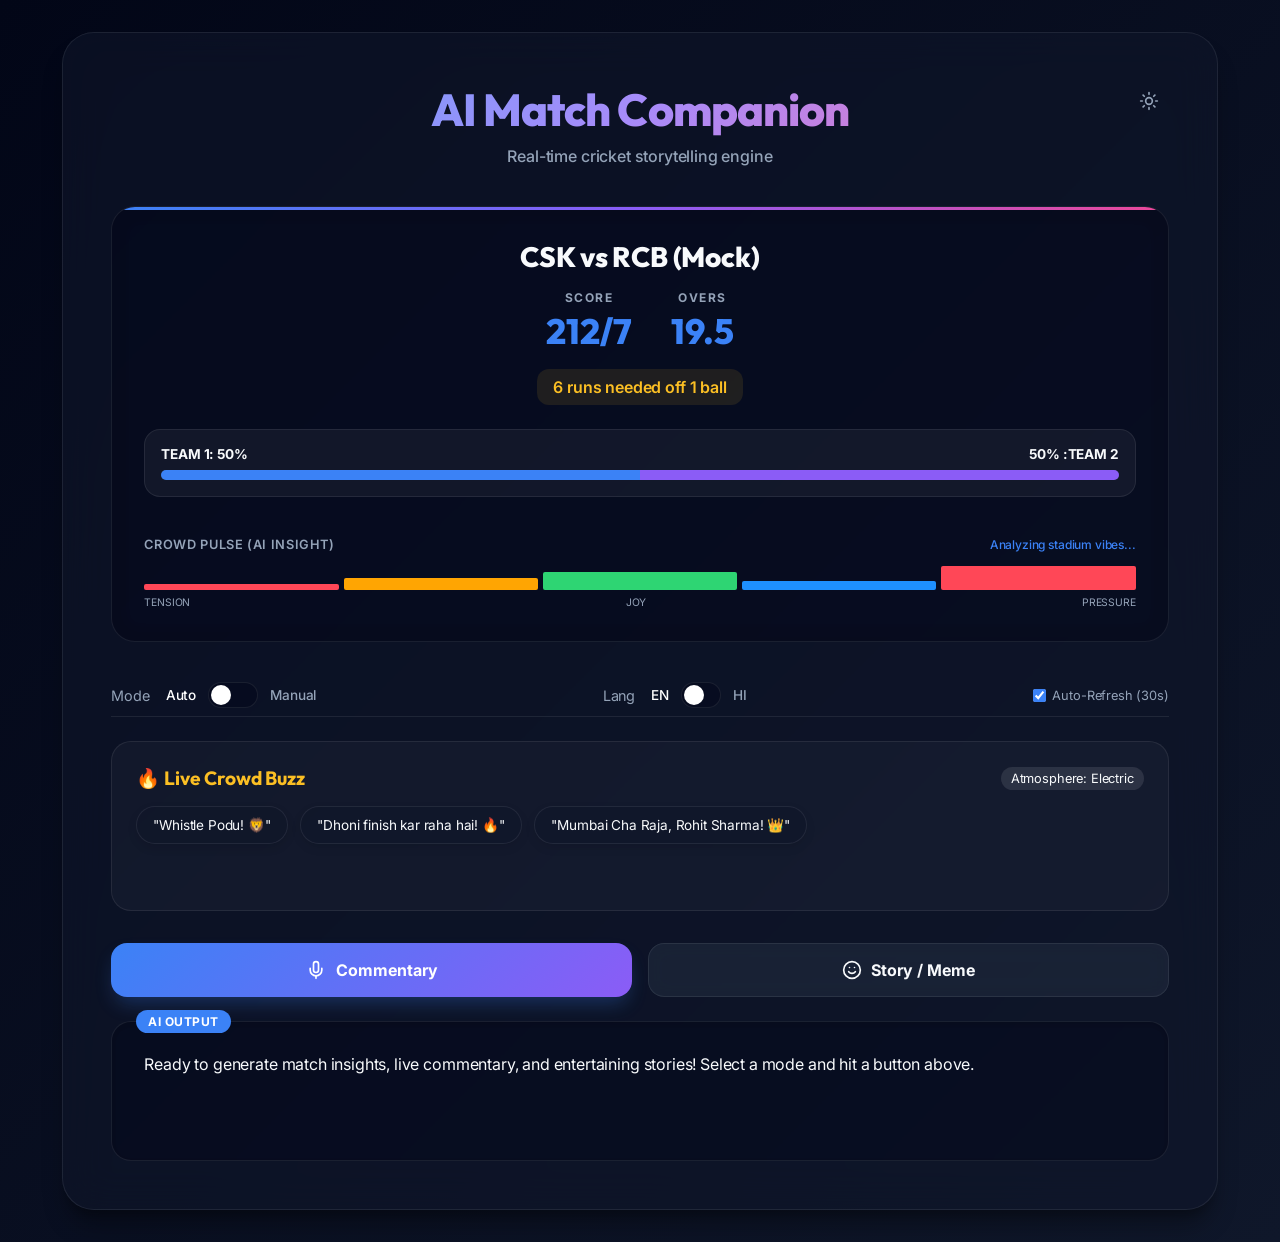
<file: index.html>
<!DOCTYPE html>
<html lang="en">
<head>
    <meta charset="UTF-8">
    <meta name="viewport" content="width=device-width, initial-scale=1.0">
    <title>AI Match Companion</title>
    <link rel="stylesheet" href="style.css">
    <link rel="icon" href="data:image/svg+xml,<svg xmlns=%22http://www.w3.org/2000/svg%22 viewBox=%220 0 100 100%22><text y=%22.9em%22 font-size=%2290%22>🏏</text></svg>">
</head>
<body>
    <div class="container">
        <header style="position: relative;">
            <button id="theme-toggle" class="theme-btn" aria-label="Toggle Theme">
                <svg id="moon-icon" xmlns="http://www.w3.org/2000/svg" width="20" height="20" viewBox="0 0 24 24" fill="none" stroke="currentColor" stroke-width="2" stroke-linecap="round" stroke-linejoin="round" class="lucide lucide-moon" style="display: none;"><path d="M12 3a6 6 0 0 0 9 9 9 9 0 1 1-9-9Z"/></svg>
                <svg id="sun-icon" xmlns="http://www.w3.org/2000/svg" width="20" height="20" viewBox="0 0 24 24" fill="none" stroke="currentColor" stroke-width="2" stroke-linecap="round" stroke-linejoin="round" class="lucide lucide-sun"><circle cx="12" cy="12" r="4"/><path d="M12 2v2"/><path d="M12 20v2"/><path d="m4.93 4.93 1.41 1.41"/><path d="m17.66 17.66 1.41 1.41"/><path d="M2 12h2"/><path d="M20 12h2"/><path d="m6.34 17.66-1.41 1.41"/><path d="m19.07 4.93-1.41 1.41"/></svg>
            </button>
            <h1>AI Match Companion</h1>
            <p>Real-time cricket storytelling engine</p>
        </header>

        <section class="scorecard">
            <div class="teams" id="display-teams">Team 1 vs Team 2</div>
            <div class="score-details">
                <div>
                    <span>Score</span>
                    <strong id="display-runs">0/0</strong>
                </div>
                <div>
                    <span>Overs</span>
                    <strong id="display-overs">0.0</strong>
                </div>
            </div>
            <div class="status" id="display-status">Match Status</div>
            
            <!-- Win Probability Meter -->
            <div id="win-probability-section" style="margin: 1.5rem 0; padding: 1rem; background: rgba(255,255,255,0.05); border-radius: 16px; border: 1px solid var(--glass-border);">
                <div style="display: flex; justify-content: space-between; font-size: 0.85rem; font-weight: 700; margin-bottom: 0.5rem;">
                    <span id="prob-team1">TEAM 1: 50%</span>
                    <span id="prob-team2">50% :TEAM 2</span>
                </div>
                <div style="height: 10px; background: rgba(255,255,255,0.1); border-radius: 5px; overflow: hidden; display: flex;">
                    <div id="prob-bar-team1" style="width: 50%; background: var(--accent); transition: width 1s ease;"></div>
                    <div id="prob-bar-team2" style="width: 50%; background: var(--accent-secondary); transition: width 1s ease;"></div>
                </div>
            </div>
            
            <!-- Crowd Pulse: Emotion Heatmap -->
            <div class="emotion-heatmap" style="margin-top: 1.5rem; padding-top: 1rem; border-top: 1px solid var(--border);">
                <div style="display: flex; justify-content: space-between; align-items: center; margin-bottom: 0.5rem;">
                    <span style="font-size: 0.8rem; color: var(--text-secondary); font-weight: 600; text-transform: uppercase; letter-spacing: 0.05em;">Crowd Pulse (AI Insight)</span>
                    <span id="emotion-status" style="font-size: 0.75rem; color: var(--accent); font-weight: 500;">Analyzing stadium vibes...</span>
                </div>
                <div class="pulse-bars" style="display: flex; gap: 0.3rem; height: 30px; align-items: flex-end;">
                    <div class="pulse-bar" style="flex: 1; background: #ff4757; height: 20%; border-radius: 2px; transition: height 0.5s ease;" title="Tension"></div>
                    <div class="pulse-bar" style="flex: 1; background: #ffa502; height: 40%; border-radius: 2px; transition: height 0.5s ease;" title="Excitement"></div>
                    <div class="pulse-bar" style="flex: 1; background: #2ed573; height: 60%; border-radius: 2px; transition: height 0.5s ease;" title="Joy"></div>
                    <div class="pulse-bar" style="flex: 1; background: #1e90ff; height: 30%; border-radius: 2px; transition: height 0.5s ease;" title="Disbelief"></div>
                    <div class="pulse-bar" style="flex: 1; background: #ff4757; height: 80%; border-radius: 2px; transition: height 0.5s ease;" title="Pressure"></div>
                </div>
                <div style="display: flex; justify-content: space-between; margin-top: 0.4rem; font-size: 0.65rem; color: var(--text-secondary);">
                    <span>TENSION</span>
                    <span>JOY</span>
                    <span>PRESSURE</span>
                </div>
            </div>
        </section>

        <div class="controls">
            <div style="display: flex; align-items: center; gap: 1rem;">
                <span style="color: var(--text-secondary); font-size: 0.9rem;">Mode</span>
                <div class="toggle-container">
                    <span id="auto-label" style="color: #fff; font-size: 0.85rem; font-weight: 500;">Auto</span>
                    <div class="toggle-switch" id="mode-toggle">
                        <div class="toggle-knob"></div>
                    </div>
                    <span id="manual-label" style="color: var(--text-secondary); font-size: 0.85rem; font-weight: 500;">Manual</span>
                </div>
            </div>
            <div style="display: flex; align-items: center; gap: 1rem;">
                <span style="color: var(--text-secondary); font-size: 0.9rem;">Lang</span>
                <div class="toggle-container">
                    <span id="lang-en-label" style="color: #fff; font-size: 0.85rem; font-weight: 500;">EN</span>
                    <div class="toggle-switch" id="lang-toggle" style="width: 40px;">
                        <div class="toggle-knob"></div>
                    </div>
                    <span id="lang-hi-label" style="color: var(--text-secondary); font-size: 0.85rem; font-weight: 500;">HI</span>
                </div>
            </div>
            <label id="refresh-control" style="display: flex; align-items: center; gap: 0.4rem; cursor: pointer; color: var(--text-secondary); font-size: 0.8rem;">
                <input type="checkbox" id="auto-refresh-toggle" checked style="accent-color: var(--accent);">
                Auto-Refresh (30s)
            </label>
        </div>

        <div class="manual-inputs" id="manual-inputs" style="display: none;">
            <div class="input-group full-width">
                <label>Teams</label>
                <input type="text" id="input-teams" placeholder="e.g. CSK vs MI">
            </div>
            <div class="input-group">
                <label>Score (Runs/Wickets)</label>
                <input type="text" id="input-runs" placeholder="e.g. 210/6">
            </div>
            <div class="input-group">
                <label>Overs</label>
                <input type="text" id="input-overs" placeholder="e.g. 19.5">
            </div>
            <div class="input-group full-width">
                <label>Match Status</label>
                <input type="text" id="input-status" placeholder="e.g. 6 runs needed off 1 ball">
            </div>
        </div>

        <div class="buzz-section">
            <div style="display: flex; justify-content: space-between; align-items: center; margin-bottom: 1rem;">
                <h3 style="font-family: 'Outfit'; font-size: 1.2rem; color: #fbbf24; margin:0;">
                    <span style="animation: pulse 2s infinite;">🔥</span> Live Crowd Buzz
                </h3>
                <div id="buzz-meter" style="font-size: 0.8rem; background: rgba(255,255,255,0.1); padding: 4px 10px; border-radius: 20px;">Atmosphere: Electric</div>
            </div>
            <div id="reactions-container" class="reactions-container">
                <!-- Reactions will appear here -->
                <div class="reaction-bubble">"Whistle Podu! 🦁"</div>
                <div class="reaction-bubble">"Dhoni finish kar raha hai! 🔥"</div>
                <div class="reaction-bubble">"Mumbai Cha Raja, Rohit Sharma! 👑"</div>
            </div>
        </div>

        <div class="actions">
            <button class="btn-primary" id="btn-commentary">
                <svg xmlns="http://www.w3.org/2000/svg" width="20" height="20" viewBox="0 0 24 24" fill="none" stroke="currentColor" stroke-width="2" stroke-linecap="round" stroke-linejoin="round" class="lucide lucide-mic"><path d="M12 2a3 3 0 0 0-3 3v7a3 3 0 0 0 6 0V5a3 3 0 0 0-3-3Z"/><path d="M19 10v2a7 7 0 0 1-14 0v-2"/><line x1="12" x2="12" y1="19" y2="22"/></svg>
                Commentary
            </button>
            <button class="btn-secondary" id="btn-story">
                <svg xmlns="http://www.w3.org/2000/svg" width="20" height="20" viewBox="0 0 24 24" fill="none" stroke="currentColor" stroke-width="2" stroke-linecap="round" stroke-linejoin="round" class="lucide lucide-smile"><circle cx="12" cy="12" r="10"/><path d="M8 14s1.5 2 4 2 4-2 4-2"/><line x1="9" x2="9.01" y1="9" y2="9"/><line x1="15" x2="15.01" y1="9" y2="9"/></svg>
                Story / Meme
            </button>
        </div>

        <div class="output-section">
            <div class="output-label">AI Output</div>
            <div class="output-content" id="output-content">
                Ready to generate match insights, live commentary, and entertaining stories! Select a mode and hit a button above.
            </div>
        </div>
    </div>

    <script src="script.js"></script>
</body>
</html>
</file>
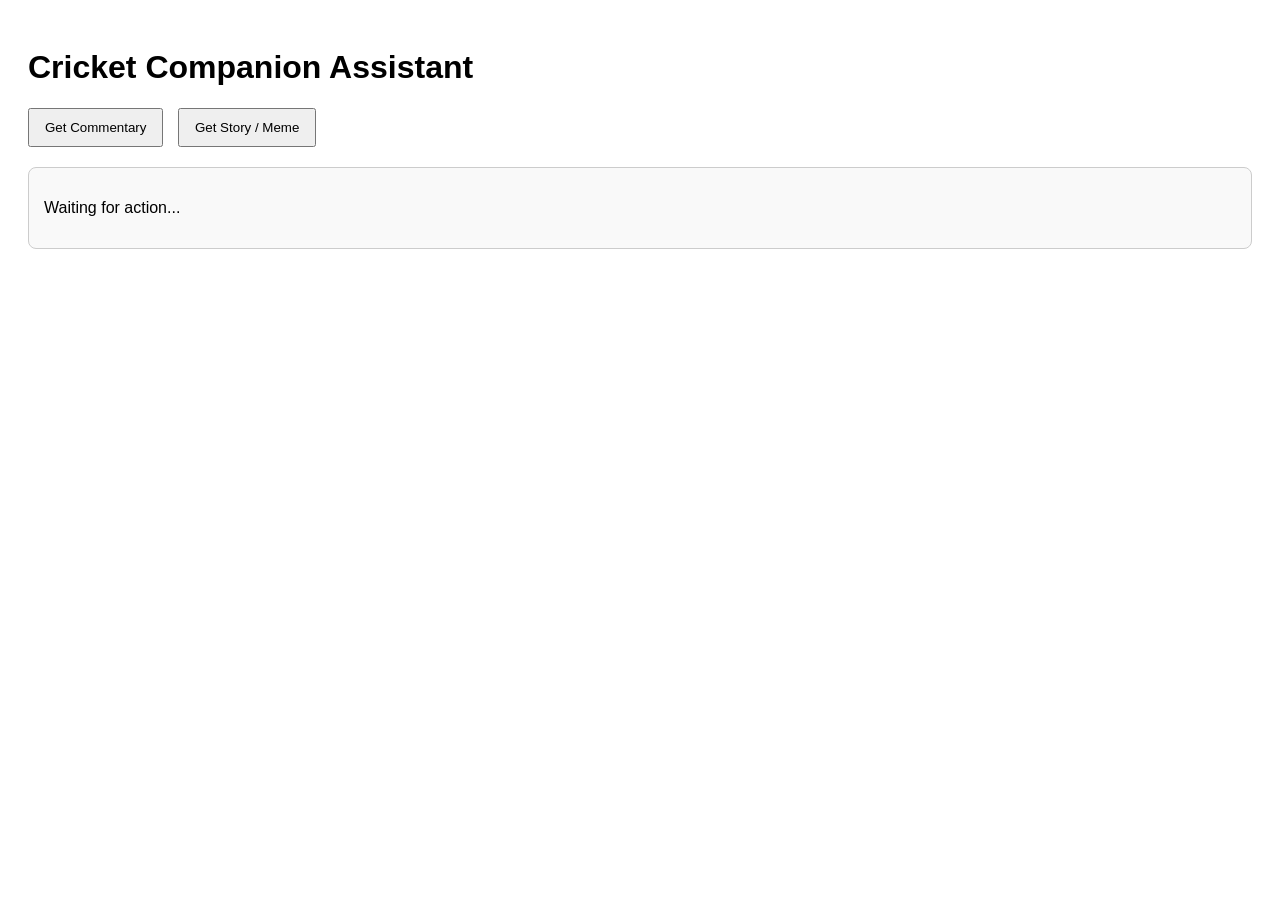
<file: simple-gemini.html>
<!DOCTYPE html>
<html lang="en">
<head>
    <meta charset="UTF-8">
    <meta name="viewport" content="width=device-width, initial-scale=1.0">
    <title>Gemini + Giphy Integration</title>
    <style>
        body { font-family: sans-serif; padding: 20px; }
        .output { margin-top: 20px; padding: 15px; border: 1px solid #ccc; background: #f9f9f9; border-radius: 8px;}
        .error { color: red; font-weight: bold; }
        button { padding: 10px 15px; cursor: pointer; margin-right: 10px; }
        #gif-container { margin-top: 15px; }
    </style>
</head>
<body>
    <h1>Cricket Companion Assistant</h1>
    
    <!-- Existing UI Structure -->
    <button id="btn-commentary">Get Commentary</button>
    <button id="btn-meme">Get Story / Meme</button>

    <div class="output" id="output-box">
        <p id="text-output">Waiting for action...</p>
        <div id="gif-container"></div>
    </div>

    <script>
        // ==========================================
        // GIPHY API LOGIC
        // ==========================================
        const GIPHY_API_KEY = "Yx8woyUJelz6xgdd7tmLoUVE2xH4Nv5B";

        async function fetchGiphyGIF(emotion) {
            console.log("Triggering Giphy fetch for emotion:", emotion);
            const gifContainer = document.getElementById('gif-container');
            
            if (!GIPHY_API_KEY || GIPHY_API_KEY === "PASTE_GIPHY_KEY_HERE") {
                gifContainer.innerHTML = `<p style="color: orange;">GIPHY API Key missing! Paste key above to see GIF for: <b>${emotion}</b></p>`;
                return;
            }

            gifContainer.innerHTML = `<i>Loading GIF for <b>${emotion}</b>...</i>`;
            
            try {
                // Fetch random dynamic GIF based on the derived emotion string
                const url = `https://api.giphy.com/v1/gifs/search?api_key=${GIPHY_API_KEY}&q=${emotion}&limit=1`;
                const response = await fetch(url);
                const json = await response.json();

                if (json.data && json.data.length > 0) {
                    const gifUrl = json.data[0].images.fixed_height.url;
                    gifContainer.innerHTML = `<img src="${gifUrl}" alt="${emotion} animation">`;
                } else {
                    gifContainer.innerHTML = `<p style="color: gray;">No GIF found for this emotion.</p>`;
                }
            } catch (error) {
                console.error("Giphy Request Error:", error);
                gifContainer.innerHTML = `<p style="color: red;">Failed to fetch GIF from Giphy.</p>`;
            }
        }
        

        // ==========================================
        // NEW GEMINI INTEGRATION 
        // ==========================================

        // 3. API configuration
        const API_KEY = "AIzaSyAvxJVcFZ_b61MBRRmaww0YYEs9W5pTjHo";

        // 1 & 2. Define Gemini Call using fetch standard
        async function callGemini(prompt) {
            const url = `https://generativelanguage.googleapis.com/v1beta/models/gemini-flash-latest:generateContent?key=${API_KEY}`;
            
            try {
                const response = await fetch(url, {
                    method: 'POST',
                    headers: { 'Content-Type': 'application/json' },
                    body: JSON.stringify({
                        contents: [{ parts: [{ text: prompt }] }]
                    })
                });

                if (!response.ok) {
                    throw new Error(`HTTP Error Status: ${response.status}`);
                }

                const data = await response.json();
                return data.candidates[0].content.parts[0].text;
            } catch (error) {
                console.error("Gemini API Error:", error);
                throw error; // Propagate for UI handling
            }
        }

        // 4. Generate dynamic prompts
        function generatePrompt(data, mode) {
            let context = `Match Situation: ${data.team1} vs ${data.team2}, ${data.runs}/${data.wickets} in ${data.overs} overs.`;

            if (mode === 'commentary') {
                return `You are an expert cricket commentator.
${context}

Write a thrilling 2-sentence live commentary for this situation.
Choose ONE emotion representing the mood: celebration, funny, shock, sad, angry.

Output format (STRICT):
Caption: <your commentary>
Emotion: <one word>`;
            } else if (mode === 'meme') {
                return `You are a viral cricket meme creator for WhatsApp and Instagram.

Match Situation:
${data.team1} vs ${data.team2}
Score: ${data.runs}/${data.wickets} in ${data.overs} overs
Status: ${data.status || 'Ongoing'}

Task:
Generate ONLY a short meme caption with emojis.

Rules:
- NO analysis
- NO steps
- NO explanation
- ONLY final caption

Caption rules:
- Exactly 1 line
- Max 8-12 words
- Use emojis (😂🔥😭🏏)
- Hinglish or casual tone preferred
- Must feel like a WhatsApp forward or reel caption
- Make it funny and relatable

STRICT OUTPUT:
<only the caption line>

Do not add labels like "Caption:"
Do not add anything else.`;
            }
        }

        // Mock external data
        const matchData = {
            team1: "CSK",
            team2: "MI",
            runs: "185",
            wickets: "4",
            overs: "18.2"
        };

        const textOutput = document.getElementById('text-output');

        // 5 & 6 & 8. Main execution logic
        async function handleAction(mode) {
            // Loading state
            textOutput.innerHTML = "<i>Generating AI output...</i>";
            document.getElementById('gif-container').innerHTML = ""; 
            
            try {
                // Generate prompt
                const prompt = generatePrompt(matchData, mode);
                
                // Call Gemini API
                const rawResponse = await callGemini(prompt);
                
                // Parse the structured block safely
                let caption = rawResponse;
                let emotion = "funny"; // Default fallback

                // Extract exact groups across multiline breaks
                const captionMatch = rawResponse.match(/Caption:\s*(.*)/i);
                const emotionMatch = rawResponse.match(/Emotion:\s*([a-zA-Z]+)/i);

                if (captionMatch && captionMatch[1]) caption = captionMatch[1].trim();
                if (emotionMatch && emotionMatch[1]) emotion = emotionMatch[1].toLowerCase().trim();

                // 8. Display parsed caption
                textOutput.innerHTML = caption.replace(/\n/g, '<br>');
                
                // 7. Pipe solely the emotion keyword straight into the untouched external GIF function
                fetchGiphyGIF(emotion);

            } catch (error) {
                // 9. Basic Error Handling
                textOutput.innerHTML = `<span class="error">❌ Failed to connect to Gemini API. Check API Key.</span>`;
            }
        }

        // Form connection to arbitrary buttons (5)
        document.getElementById('btn-commentary').addEventListener('click', () => handleAction('commentary'));
        document.getElementById('btn-meme').addEventListener('click', () => handleAction('meme'));
    </script>
</body>
</html>
</file>
<file: style.css>
@import url('https://fonts.googleapis.com/css2?family=Inter:wght@400;500;600;700&family=Outfit:wght@500;600;700;800&display=swap');

:root {
  --bg-gradient: linear-gradient(135deg, #020617 0%, #0f172a 100%);
  --glass-bg: rgba(15, 23, 42, 0.6);
  --glass-border: rgba(255, 255, 255, 0.08);
  --text-primary: #f8fafc;
  --text-secondary: #94a3b8;
  --accent: #3b82f6;
  --accent-secondary: #8b5cf6;
  --accent-hover: #2563eb;
  --accent-glow: rgba(59, 130, 246, 0.3);
  --secondary-btn: rgba(30, 41, 59, 0.7);
  --secondary-btn-hover: rgba(51, 65, 85, 0.8);
  --input-bg: rgba(2, 6, 23, 0.4);
  --card-shadow: 0 20px 25px -5px rgba(0, 0, 0, 0.3), 0 10px 10px -5px rgba(0, 0, 0, 0.2);
}

[data-theme="light"] {
  --bg-gradient: linear-gradient(135deg, #f8fafc 0%, #f1f5f9 100%);
  --glass-bg: rgba(255, 255, 255, 0.8);
  --glass-border: rgba(0, 0, 0, 0.05);
  --text-primary: #0f172a;
  --text-secondary: #64748b;
  --accent: #2563eb;
  --accent-secondary: #7c3aed;
  --accent-hover: #1d4ed8;
  --accent-glow: rgba(37, 99, 235, 0.1);
  --secondary-btn: rgba(241, 245, 249, 0.9);
  --secondary-btn-hover: rgba(226, 232, 240, 1);
  --input-bg: rgba(255, 255, 255, 0.8);
  --card-shadow: 0 10px 15px -3px rgba(0, 0, 0, 0.1), 0 4px 6px -2px rgba(0, 0, 0, 0.05);
}

* {
  margin: 0;
  padding: 0;
  box-sizing: border-box;
  transition: background-color 0.3s ease, border-color 0.3s ease, box-shadow 0.3s ease, color 0.3s ease;
}

body {
  font-family: 'Inter', sans-serif;
  background: var(--bg-gradient);
  min-height: 100vh;
  display: flex;
  justify-content: center;
  align-items: center;
  color: var(--text-primary);
  padding: 2rem;
  letter-spacing: -0.01em;
}

.container {
  width: 95%;
  max-width: 1200px;
  background: var(--glass-bg);
  backdrop-filter: blur(20px);
  -webkit-backdrop-filter: blur(20px);
  border: 1px solid var(--glass-border);
  border-radius: 32px;
  padding: 3rem;
  box-shadow: var(--card-shadow);
  animation: fadeUp 0.8s cubic-bezier(0.16, 1, 0.3, 1);
}

@keyframes fadeUp {
  from { opacity: 0; transform: translateY(30px); }
  to { opacity: 1; transform: translateY(0); }
}

header {
  text-align: center;
  margin-bottom: 2.5rem;
}

header h1 {
  font-family: 'Outfit', sans-serif;
  font-size: 2.8rem;
  font-weight: 800;
  background: linear-gradient(135deg, #60a5fa 0%, #a78bfa 50%, #f472b6 100%);
  -webkit-background-clip: text;
  -webkit-text-fill-color: transparent;
  margin-bottom: 0.5rem;
  letter-spacing: -0.02em;
}

header p {
  color: var(--text-secondary);
  font-size: 1rem;
  font-weight: 500;
}

.scorecard {
  background: var(--input-bg);
  border-radius: 24px;
  padding: 2rem;
  margin-bottom: 2rem;
  border: 1px solid var(--glass-border);
  text-align: center;
  position: relative;
  overflow: hidden;
  box-shadow: inset 0 0 20px rgba(0,0,0,0.1);
}

.scorecard::before {
  content: '';
  position: absolute;
  top: 0;
  left: 0;
  right: 0;
  height: 3px;
  background: linear-gradient(to right, #3b82f6, #8b5cf6, #ec4899);
}

.teams {
  font-family: 'Outfit', sans-serif;
  font-size: 1.75rem;
  font-weight: 800;
  margin-bottom: 1rem;
  color: var(--text-primary);
}

.score-details {
  display: flex;
  justify-content: center;
  gap: 2.5rem;
  margin-bottom: 1rem;
}

.score-details div span {
  display: block;
  font-size: 0.75rem;
  font-weight: 700;
  color: var(--text-secondary);
  text-transform: uppercase;
  letter-spacing: 1.5px;
  margin-bottom: 0.25rem;
}

.score-details div strong {
  font-size: 2.2rem;
  font-weight: 800;
  color: var(--accent);
  font-family: 'Outfit', sans-serif;
}

.status {
  font-size: 1rem;
  font-weight: 600;
  color: #fbbf24;
  padding: 0.5rem 1rem;
  background: rgba(251, 191, 36, 0.1);
  border-radius: 12px;
  display: inline-block;
}

.controls {
  display: flex;
  align-items: center;
  justify-content: space-between;
  margin-bottom: 1.5rem;
  padding: 0.5rem 0;
  border-bottom: 1px solid var(--glass-border);
}

.toggle-container {
  display: flex;
  align-items: center;
  gap: 0.75rem;
}

.toggle-switch {
  position: relative;
  width: 50px;
  height: 26px;
  background: var(--input-bg);
  border-radius: 50px;
  cursor: pointer;
  border: 1px solid var(--glass-border);
  transition: all 0.3s;
}

.toggle-switch.active {
  background: var(--accent);
  border-color: var(--accent);
}

.toggle-knob {
  position: absolute;
  top: 2px;
  left: 2px;
  width: 20px;
  height: 20px;
  background: #fff;
  border-radius: 50%;
  transition: transform 0.3s cubic-bezier(0.68, -0.55, 0.265, 1.55);
}

.toggle-switch.active .toggle-knob {
  transform: translateX(24px);
}

.manual-inputs {
  display: grid;
  grid-template-columns: 1fr 1fr;
  gap: 1rem;
  margin-bottom: 1.5rem;
  opacity: 0;
  height: 0;
  overflow: hidden;
  transition: all 0.4s ease;
}

.manual-inputs.visible {
  opacity: 1;
  height: auto;
  overflow: visible;
}

.input-group {
  display: flex;
  flex-direction: column;
  gap: 0.4rem;
}

.input-group.full-width {
  grid-column: span 2;
}

.input-group label {
  font-size: 0.85rem;
  color: var(--text-secondary);
}

.input-group input {
  background: var(--input-bg);
  border: 1px solid var(--glass-border);
  border-radius: 10px;
  padding: 0.75rem 1rem;
  color: #fff;
  font-family: inherit;
  font-size: 1rem;
  transition: border-color 0.3s, box-shadow 0.3s;
}

.input-group input:focus {
  outline: none;
  border-color: var(--accent);
  box-shadow: 0 0 0 3px var(--accent-glow);
}

.buzz-section {
  background: rgba(255, 255, 255, 0.03);
  border: 1px solid var(--glass-border);
  border-radius: 20px;
  padding: 1.5rem;
  margin-bottom: 2rem;
}

.reactions-container {
  display: flex;
  flex-wrap: wrap;
  gap: 0.8rem;
  min-height: 80px;
  align-content: flex-start;
}

.reaction-bubble {
  background: var(--glass-bg);
  border: 1px solid var(--glass-border);
  padding: 0.6rem 1rem;
  border-radius: 20px;
  font-size: 0.85rem;
  color: var(--text-primary);
  animation: popIn 0.4s cubic-bezier(0.175, 0.885, 0.32, 1.275);
  box-shadow: 0 4px 10px rgba(0,0,0,0.1);
}

@keyframes popIn {
  0% { transform: scale(0.5); opacity: 0; }
  100% { transform: scale(1); opacity: 1; }
}

@keyframes pulse {
  0% { transform: scale(1); }
  50% { transform: scale(1.2); }
  100% { transform: scale(1); }
}

.actions {
  display: grid;
  grid-template-columns: repeat(auto-fit, minmax(200px, 1fr));
  gap: 1rem;
  margin-bottom: 1.5rem;
}

button {
  font-family: 'Inter', sans-serif;
  font-weight: 700;
  padding: 1rem 1.5rem;
  border-radius: 16px;
  border: none;
  cursor: pointer;
  transition: all 0.4s cubic-bezier(0.175, 0.885, 0.32, 1.275);
  font-size: 1rem;
  display: flex;
  align-items: center;
  justify-content: center;
  gap: 0.6rem;
}

.btn-primary {
  background: linear-gradient(135deg, var(--accent) 0%, var(--accent-secondary) 100%);
  color: #fff;
  box-shadow: 0 10px 20px -5px var(--accent-glow);
}

.btn-primary:hover {
  transform: translateY(-4px) scale(1.02);
  box-shadow: 0 15px 25px -5px var(--accent-glow);
}

.btn-secondary {
  background: var(--secondary-btn);
  color: var(--text-primary);
  border: 1px solid var(--glass-border);
  backdrop-filter: blur(10px);
}

.btn-secondary:hover {
  background: var(--secondary-btn-hover);
  transform: translateY(-4px) scale(1.02);
  border-color: var(--accent);
}

.output-section {
  background: var(--input-bg);
  border: 1px solid var(--glass-border);
  border-radius: 20px;
  padding: 2rem;
  min-height: 140px;
  position: relative;
  box-shadow: inset 0 2px 4px rgba(0,0,0,0.1);
}

.output-label {
  position: absolute;
  top: -12px;
  left: 1.5rem;
  background: var(--accent);
  color: white;
  padding: 0.25rem 0.75rem;
  border-radius: 20px;
  font-size: 0.75rem;
  font-weight: 700;
  text-transform: uppercase;
  letter-spacing: 0.5px;
}
  border-radius: 4px;
}

.output-content {
  color: var(--text-secondary);
  line-height: 1.6;
  font-size: 0.95rem;
  transition: color 0.3s ease;
}

.highlight {
  color: var(--accent);
  font-weight: 600;
  background: rgba(59, 130, 246, 0.08);
  padding: 0.1rem 0.3rem;
  border-radius: 4px;
}

.theme-btn {
  position: absolute;
  top: 0;
  right: 0;
  background: transparent;
  border: none;
  cursor: pointer;
  color: var(--text-secondary);
  border-radius: 50%;
  width: 40px;
  height: 40px;
  display: flex;
  align-items: center;
  justify-content: center;
  transition: all 0.2s;
  padding: 0;
}
.theme-btn:hover {
  background: var(--glass-bg);
  color: var(--text-primary);
}

.typing-indicator {
  display: inline-block;
}

.typing {
  display: inline-block;
  width: 6px;
  height: 6px;
  background: var(--accent);
  border-radius: 50%;
  animation: typing 1s infinite alternate;
  margin-left: 2px;
}

@keyframes typing {
  0% { transform: translateY(0); opacity: 0.5; }
  100% { transform: translateY(-3px); opacity: 1; }
}

@media (max-width: 480px) {
  .actions {
    grid-template-columns: 1fr;
  }
  .manual-inputs {
    grid-template-columns: 1fr;
  }
  .input-group.full-width {
    grid-column: span 1;
  }
}
</file>
